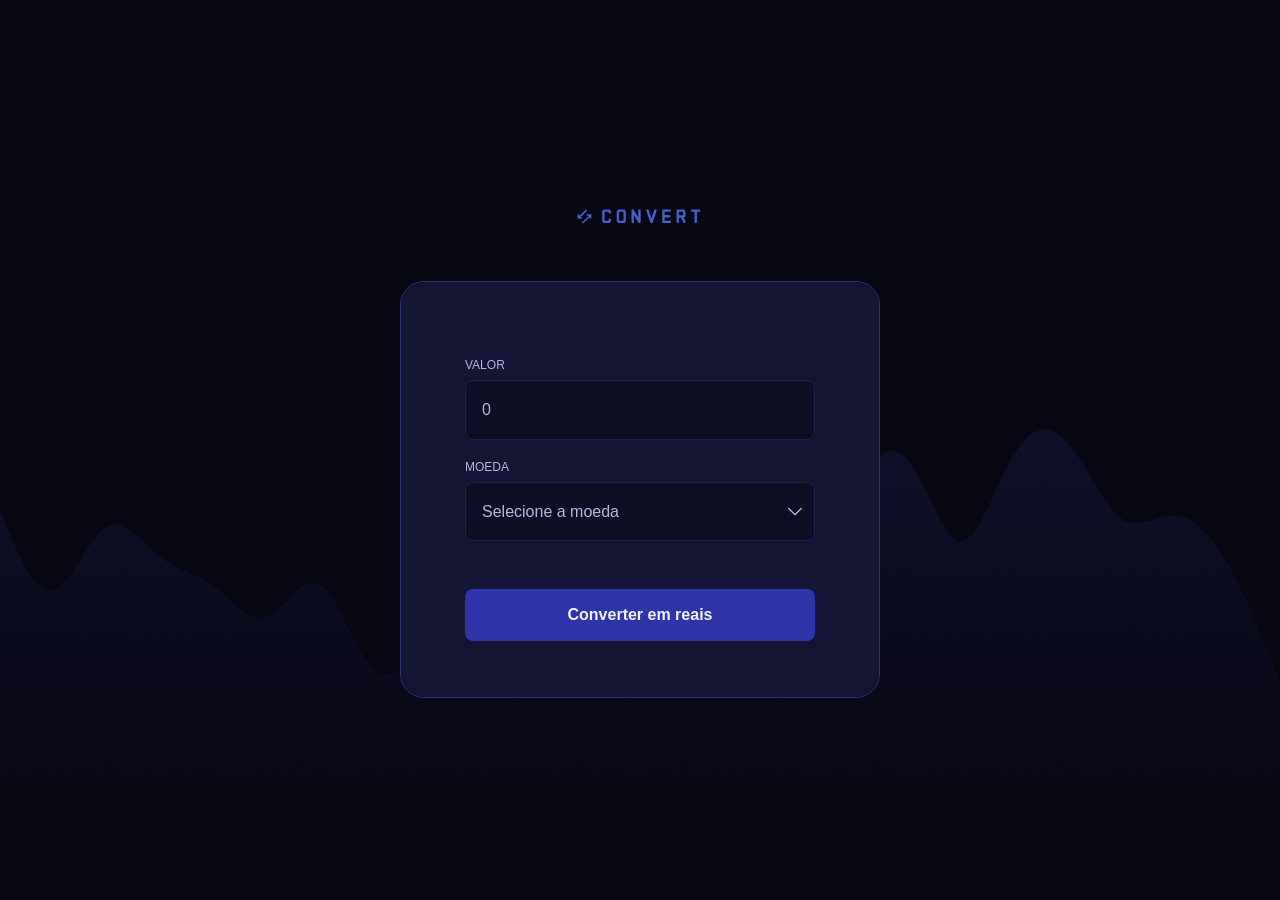
<file: convert-template-main/index.html>
<!DOCTYPE html>
<html lang="en">
  <head>
    <meta charset="UTF-8" />
    <meta name="viewport" content="width=device-width, initial-scale=1.0" />

    <link rel="preconnect" href="https://fonts.googleapis.com" />
    <link rel="preconnect" href="https://fonts.gstatic.com" crossorigin />

    <link
      href="https://fonts.googleapis.com/css2?family=IBM+Plex+Mono&family=Roboto:wght@400;500;700&display=swap"
      rel="stylesheet"
    />

    <link rel="stylesheet" href="styles.css" />

    <title>Convert</title>
  </head>
  <body>
    <img src="./img/logo.svg" alt="Convert logo" />

    <main>
      <form>
        <label for="amount">valor</label>
        <input type="text" name="amount" id="amount" placeholder="0" required />

        <label for="currency">moeda</label>
        <select name="currency" id="currency" required>
          <option value="" disabled selected hidden>Selecione a moeda</option>
          <option value="USD">Dólar Americano</option>
          <option value="EUR">Euro</option>
          <option value="GBP">Libra Esterlina</option>
        </select>

        <button type="submit">Converter em reais</button>
      </form>

      <footer>
        <span id="description">US$ 1 = R$ 4,86</span>
        <h1 id="result">486,00 Reais</h1>
      </footer>
    </main>

    <script src="script.js"></script>
  </body>
</html>
</file>
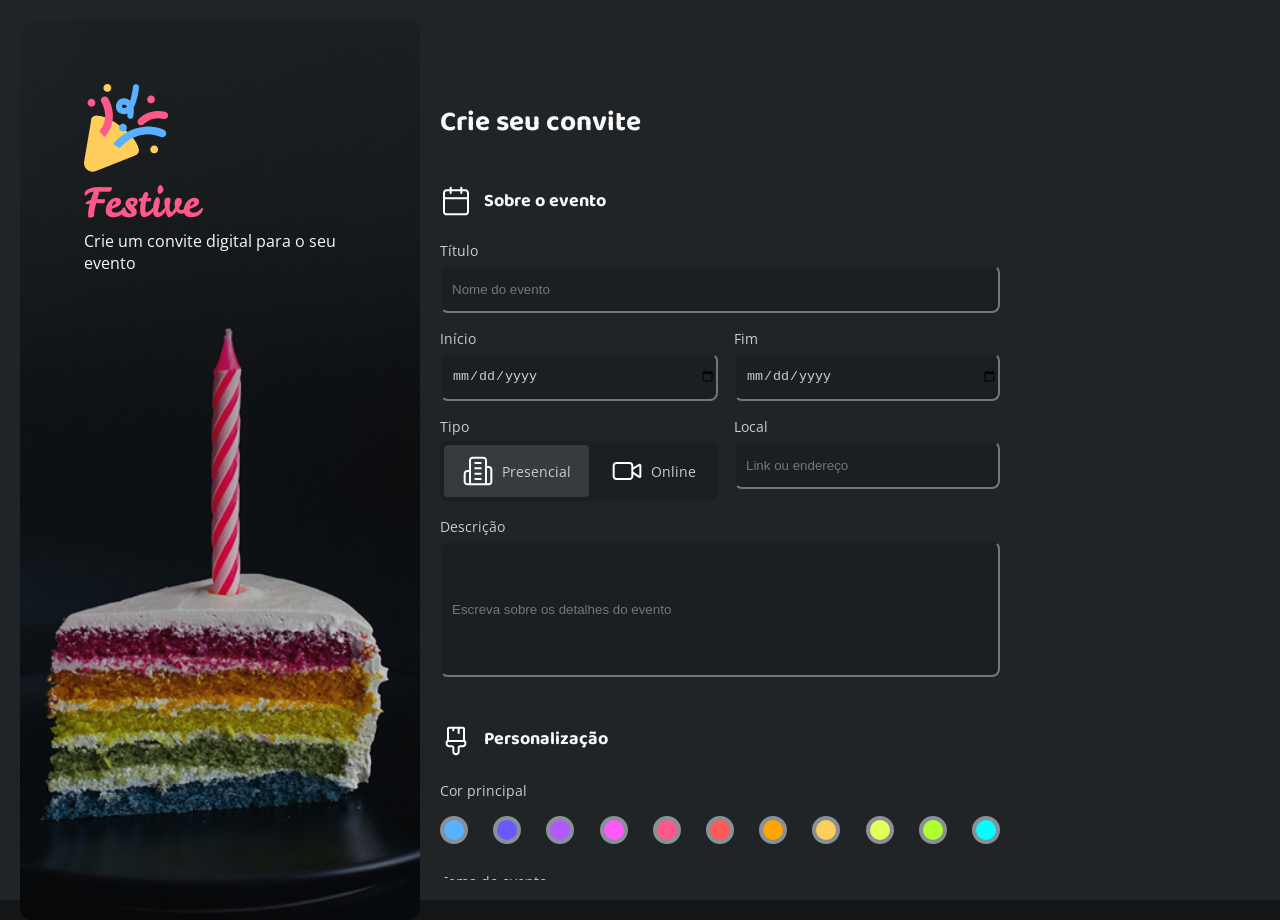
<file: formulario-de-convite/index.html>
<!doctype html>
<html lang="pt-BR">
  <head>
    <link rel="preconnect" href="https://fonts.googleapis.com" />
    <link rel="preconnect" href="https://fonts.gstatic.com" crossorigin />

    <meta charset="UTF-8" />
    <meta name="viewport" content="width=device-width, initial-scale=1.0" />
    <title>Formulário de Convite</title>

    <link rel="stylesheet" href="styles/index.css" />
    <link
      href="https://fonts.googleapis.com/css2?family=Baloo+2:wght@400..800&family=Leckerli+One&family=Open+Sans:ital,wght@0,300..800;1,300..800&display=swap"
      rel="stylesheet"
    />
  </head>

  <body>
    <aside>
      <div class="aside-container">
        <img src="assets/icons/Logo.svg" alt="Logo de festa" />
        <h1 class="text-logo">Festive</h1>
        <p class="font-body-md">Crie um convite digital para o seu evento</p>
      </div>
    </aside>

    <main class="formulario">
      <h1 class="font-header-28 title">Crie seu convite</h1>

      <section class="evento">
        <div id="sobre-evento" class="gap-12">
          <img src="assets/icons/calendar.svg" alt="ícone de calendário" />
          <h2 class="font-header-18">Sobre o evento</h2>
        </div>

        <div class="grid-evento">
          <div class="campo campo-title">
            <label for="title" class="font-body-sm">Título</label>
            <input
              id="title"
              name="title"
              type="text"
              placeholder="Nome do evento"
            />
          </div>

          <div class="campo campo-beginning">
            <label for="beginning" class="font-body-sm">Início</label>
            <input id="beginning" name="beginning" type="date" />
          </div>

          <div class="campo campo-end">
            <label for="end" class="font-body-sm">Fim</label>
            <input id="end" name="end" type="date" />
          </div>

          <div class="campo campo-type">
            <label for="type" class="font-body-sm">Tipo</label>
            <div class="opcoes">
              <input type="radio" id="presencial" name="tipo" checked />
              <label for="presencial" class="font-body-sm">
                <img src="assets/icons/building-2.svg" alt="ícone de empresa" />
                Presencial
              </label>

              <input type="radio" id="online" name="tipo" />
              <label for="online" class="font-body-sm">
                <img src="assets/icons/video.svg" alt="ícone de camera" />
                Online
              </label>
            </div>
          </div>

          <div class="campo campo-place">
            <label for="place" class="font-body-sm">Local</label>
            <input
              id="place"
              name="place"
              type="text"
              placeholder="Link ou endereço"
            />
          </div>

          <div class="campo campo-description">
            <label for="description" class="font-body-sm">Descrição</label>
            <input
              id="description"
              name="description"
              type="text"
              placeholder="Escreva sobre os detalhes do evento"
            />
          </div>
        </div>
      </section>

      <section class="personalizacao">
        <div id="title-personalizacao" class="gap-12 display-flex">
          <img
            src="assets/icons/paintbrush-vertical.svg"
            alt="ícone de pincel"
          />
          <h2 class="font-header-18">Personalização</h2>
        </div>

        <div>
          <div class="colors">
            <label for="colors" class="font-body-sm cor-principal"
              >Cor principal</label
            >
            <div class="color-selection">
              <label class="color-option">
                <input type="radio" name="color" />
                <span id="brand" class="color"></span>
              </label>

              <label class="color-option">
                <input type="radio" name="color" />
                <span id="navy" class="color"></span>
              </label>

              <label class="color-option">
                <input type="radio" name="color" />
                <span id="purple" class="color"></span>
              </label>

              <label class="color-option">
                <input type="radio" name="color" />
                <span id="fuschia" class="color"></span>
              </label>

              <label class="color-option">
                <input type="radio" name="color" />
                <span id="pink" class="color"></span>
              </label>

              <label class="color-option">
                <input type="radio" name="color" />
                <span id="danger" class="color"></span>
              </label>

              <label class="color-option">
                <input type="radio" name="color" />
                <span id="orange" class="color"></span>
              </label>

              <label class="color-option">
                <input type="radio" name="color" />
                <span id="yellow" class="color"></span>
              </label>

              <label class="color-option">
                <input type="radio" name="color" />
                <span id="lime" class="color"></span>
              </label>

              <label class="color-option">
                <input type="radio" name="color" />
                <span id="gren" class="color"></span>
              </label>

              <label class="color-option">
                <input type="radio" name="color" />
                <span id="cyan" class="color"></span>
              </label>
            </div>
          </div>
        </div>

        <div>
          <p class="font-body-sm cor-principal">Tema do evento</p>
          <div class="items">
            <label class="item-selection">
              <input type="radio" name="theme" class="display-none" />
              <div class="card">
                <img
                  src="assets/img/Image (6).png"
                  alt="imagem de bolo de aniversário"
                />
                <span class="font-body-sm center">Aniversário</span>
              </div>
            </label>

            <label class="item-selection">
              <input type="radio" name="theme" class="display-none" />
              <div class="card">
                <img
                  src="assets/img/Image (7).png"
                  alt="imagem de bolo de aniversário"
                />
                <span class="font-body-sm center">Infantil</span>
              </div>
            </label>

            <label class="item-selection">
              <input type="radio" name="theme" class="display-none" />
              <div class="card">
                <img
                  src="assets/img/Image (8).png"
                  alt="imagem de bolo de aniversário"
                />
                <span class="font-body-sm center">Formatura</span>
              </div>
            </label>

            <label class="item-selection">
              <input type="radio" name="theme" class="display-none" />
              <div class="card">
                <img
                  src="assets/img/Image (9).png"
                  alt="imagem de bolo de aniversário"
                />
                <span class="font-body-sm center">Casamento</span>
              </div>
            </label>

            <label class="item-selection">
              <input type="radio" name="theme" class="display-none" />
              <div class="card">
                <img
                  src="assets/img/Image (10).png"
                  alt="imagem de bolo de aniversário"
                />
                <span class="font-body-sm center">Chá de bebê</span>
              </div>
            </label>

            <label class="item-selection">
              <input type="radio" name="theme" class="display-none" />
              <div class="card">
                <img
                  src="assets/img/Image (11).png"
                  alt="imagem de bolo de aniversário"
                />
                <span class="font-body-sm center">Chá de panela</span>
              </div>
            </label>

            <label class="item-selection">
              <input type="radio" name="theme" class="display-none" />
              <div class="card">
                <img
                  src="assets/img/Image (12).png"
                  alt="imagem de bolo de aniversário"
                />
                <span class="font-body-sm center">Carnaval</span>
              </div>
            </label>

            <label class="item-selection">
              <input type="radio" name="theme" class="display-none" />
              <div class="card">
                <img
                  src="assets/img/Image (13).png"
                  alt="imagem de bolo de aniversário"
                />
                <span class="font-body-sm center">Páscoa</span>
              </div>
            </label>

            <label class="item-selection">
              <input type="radio" name="theme" class="display-none" />
              <div class="card">
                <img
                  src="assets/img/Image (14).png"
                  alt="imagem de bolo de aniversário"
                />
                <span class="font-body-sm center">São João</span>
              </div>
            </label>

            <label class="item-selection">
              <input type="radio" name="theme" class="display-none" />
              <div class="card">
                <img
                  src="assets/img/Image (15).png"
                  alt="imagem de bolo de aniversário"
                />
                <span class="font-body-sm center">Halloween</span>
              </div>
            </label>

            <label class="item-selection">
              <input type="radio" name="theme" class="display-none" />
              <div class="card">
                <img
                  src="assets/img/Image (16).png"
                  alt="imagem de bolo de aniversário"
                />
                <span class="font-body-sm center">Natal</span>
              </div>
            </label>

            <label class="item-selection">
              <input type="radio" name="theme" class="display-none" />
              <div class="card">
                <img
                  src="assets/img/Image (17).png"
                  alt="imagem de bolo de aniversário"
                />
                <span class="font-body-sm center">Outro</span>
              </div>
            </label>
          </div>
        </div>

        <div class="linha">
          <div class="campo">
            <label class="font-body-sm">Estilo</label>

            <div class="estilo">
              <label class="switch">
                <input type="checkbox" />
                <span class="slider"></span>
              </label>

              <span class="escuro font-body-sm-heading">Escuro</span>
            </div>
          </div>

          <div class="campo">
            <label class="font-body-sm">Foto de capa</label>

            <input type="file" id="capa" />
            <div class="upload-group">
              <label for="capa" class="upload">
                <img src="assets/icons/upload.svg" alt="" />
                <span class="font-body-sm-heading">Selecionar</span>
              </label>

              <span class="font-body-md-placeholder">
                Nenhum arquivo selecionado
              </span>
            </div>
          </div>
        </div>
      </section>

      <section id="contato">
        <div id="sobre-evento" class="gap-12 contato">
          <img src="assets/icons/contact.svg" alt="ícone de contato" />
          <h2 class="font-header-18">Dados para contato</h2>
        </div>

        <div class="grid-evento border">
          <div class="campo campo-title">
            <label for="title" class="font-body-sm">Nome</label>
            <input
              id="title"
              name="title"
              type="text"
              placeholder="Nome completo"
            />
          </div>

          <div class="campo campo-beginning">
            <label for="beginning" class="font-body-sm">E-mail</label>
            <input
              id="beginning"
              name="beginning"
              type="email"
              placeholder="exemplo@email.com"
            />
          </div>

          <div class="campo campo-end">
            <label for="end" class="font-body-sm">Telefone</label>
            <input
              id="end"
              name="end"
              type="tel"
              placeholder="(99) 99999-9999"
            />
          </div>
        </div>

        <div class="checkbox">
          <label class="opcao" for="termos">
            <input type="checkbox" id="termos" />

            <span class="check">
              <img src="assets/icons/check.svg" alt="" />
            </span>

            <span class="font-body-sm">
              Li e concordo com os <a href="#" class="font-body-sm-brand">Termos e Condições</a> e com a
              <a href="#" class="font-body-sm-brand">Política de Privacidade</a>
            </span>
          </label>

          <label class="opcao" for="email">
            <input type="checkbox" id="email" />

            <span class="check">
              <img src="assets/icons/check.svg" alt="" />
            </span>

            <span class="font-body-sm"> Aceito receber atualizações e promoções por e-mail </span>
          </label>

          <label class="opcao" for="sms">
            <input type="checkbox" id="sms" />

            <span class="check">
              <img src="assets/icons/check.svg" alt="" />
            </span>

            <span class="font-body-sm"> Aceito receber atualizações e promoções por SMS </span>
          </label>
        </div>

        <div class="button-direction">
          <button class="button font-body-md">
            <img src="assets/icons/ticket.svg" alt="ícone de ticket">
            Gerar Convite</button>
        </div>
      </section>
    </main>
  </body>
</html>
</file>
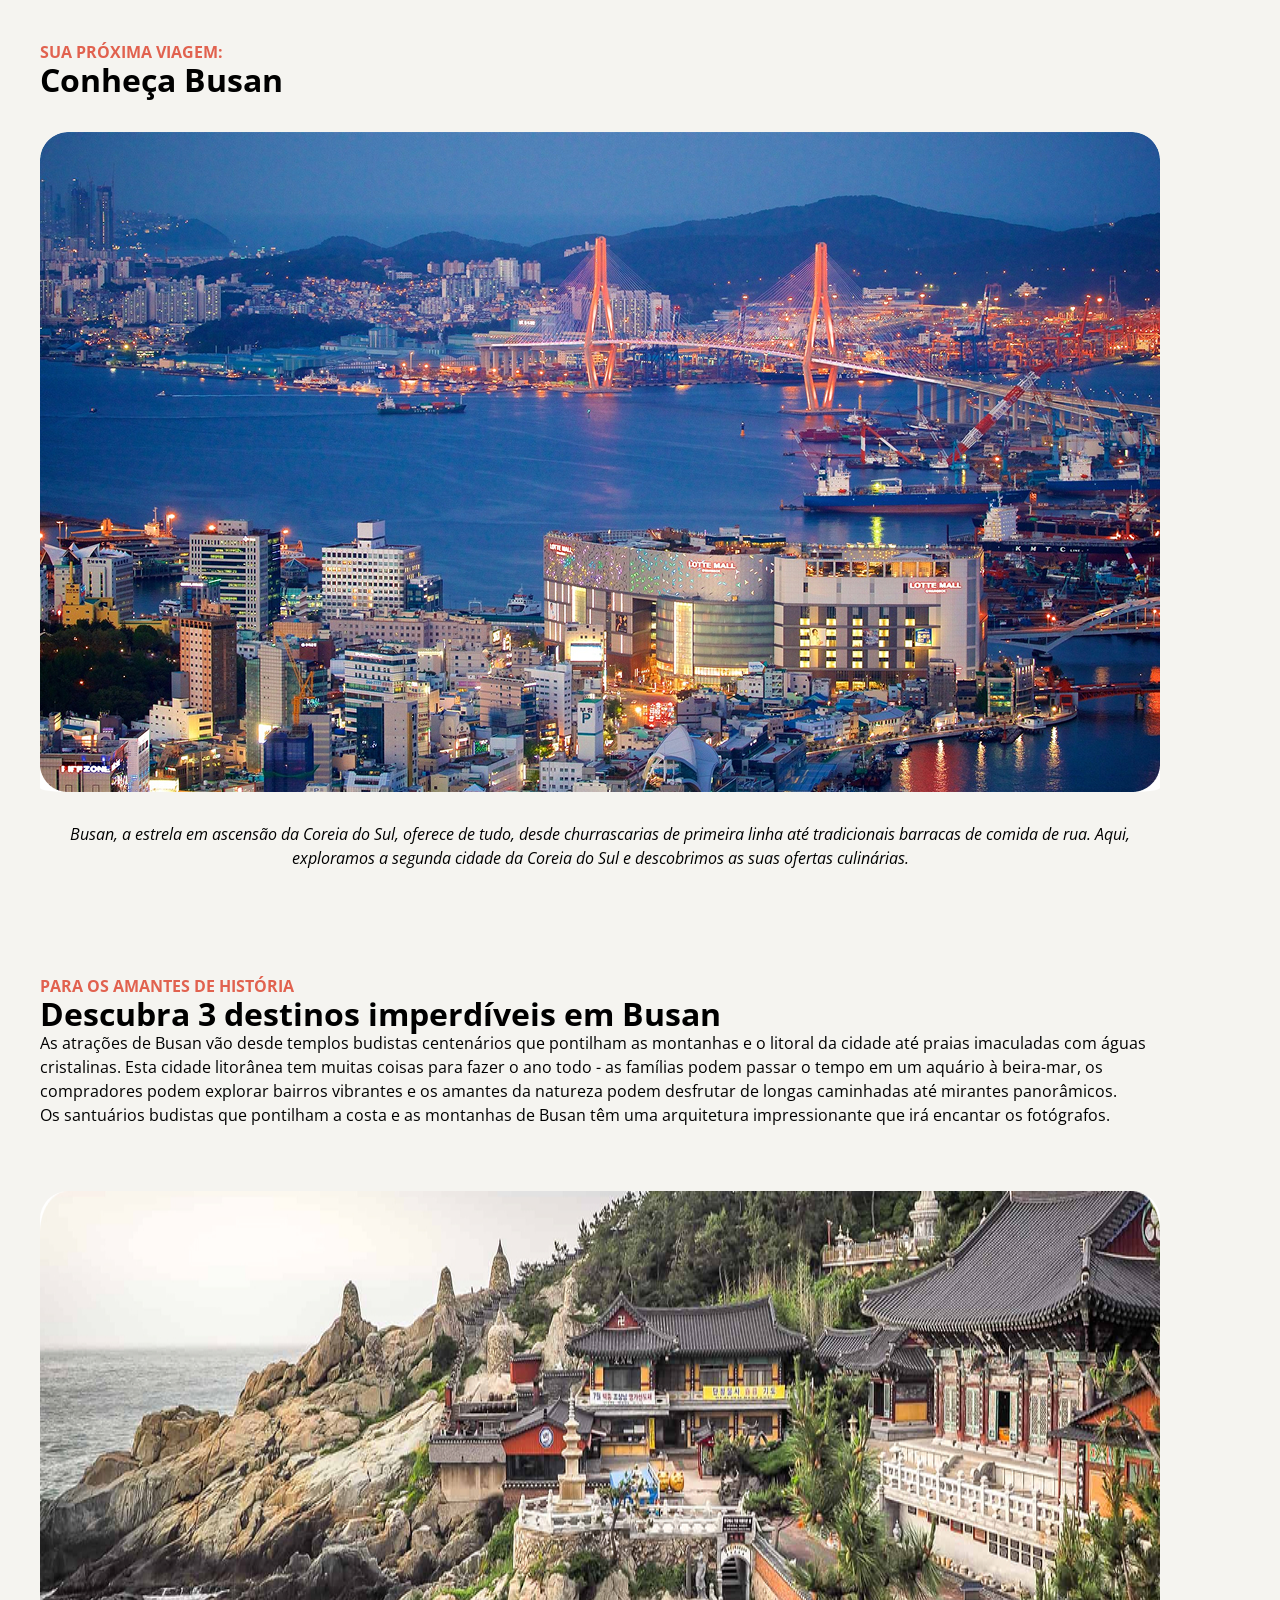
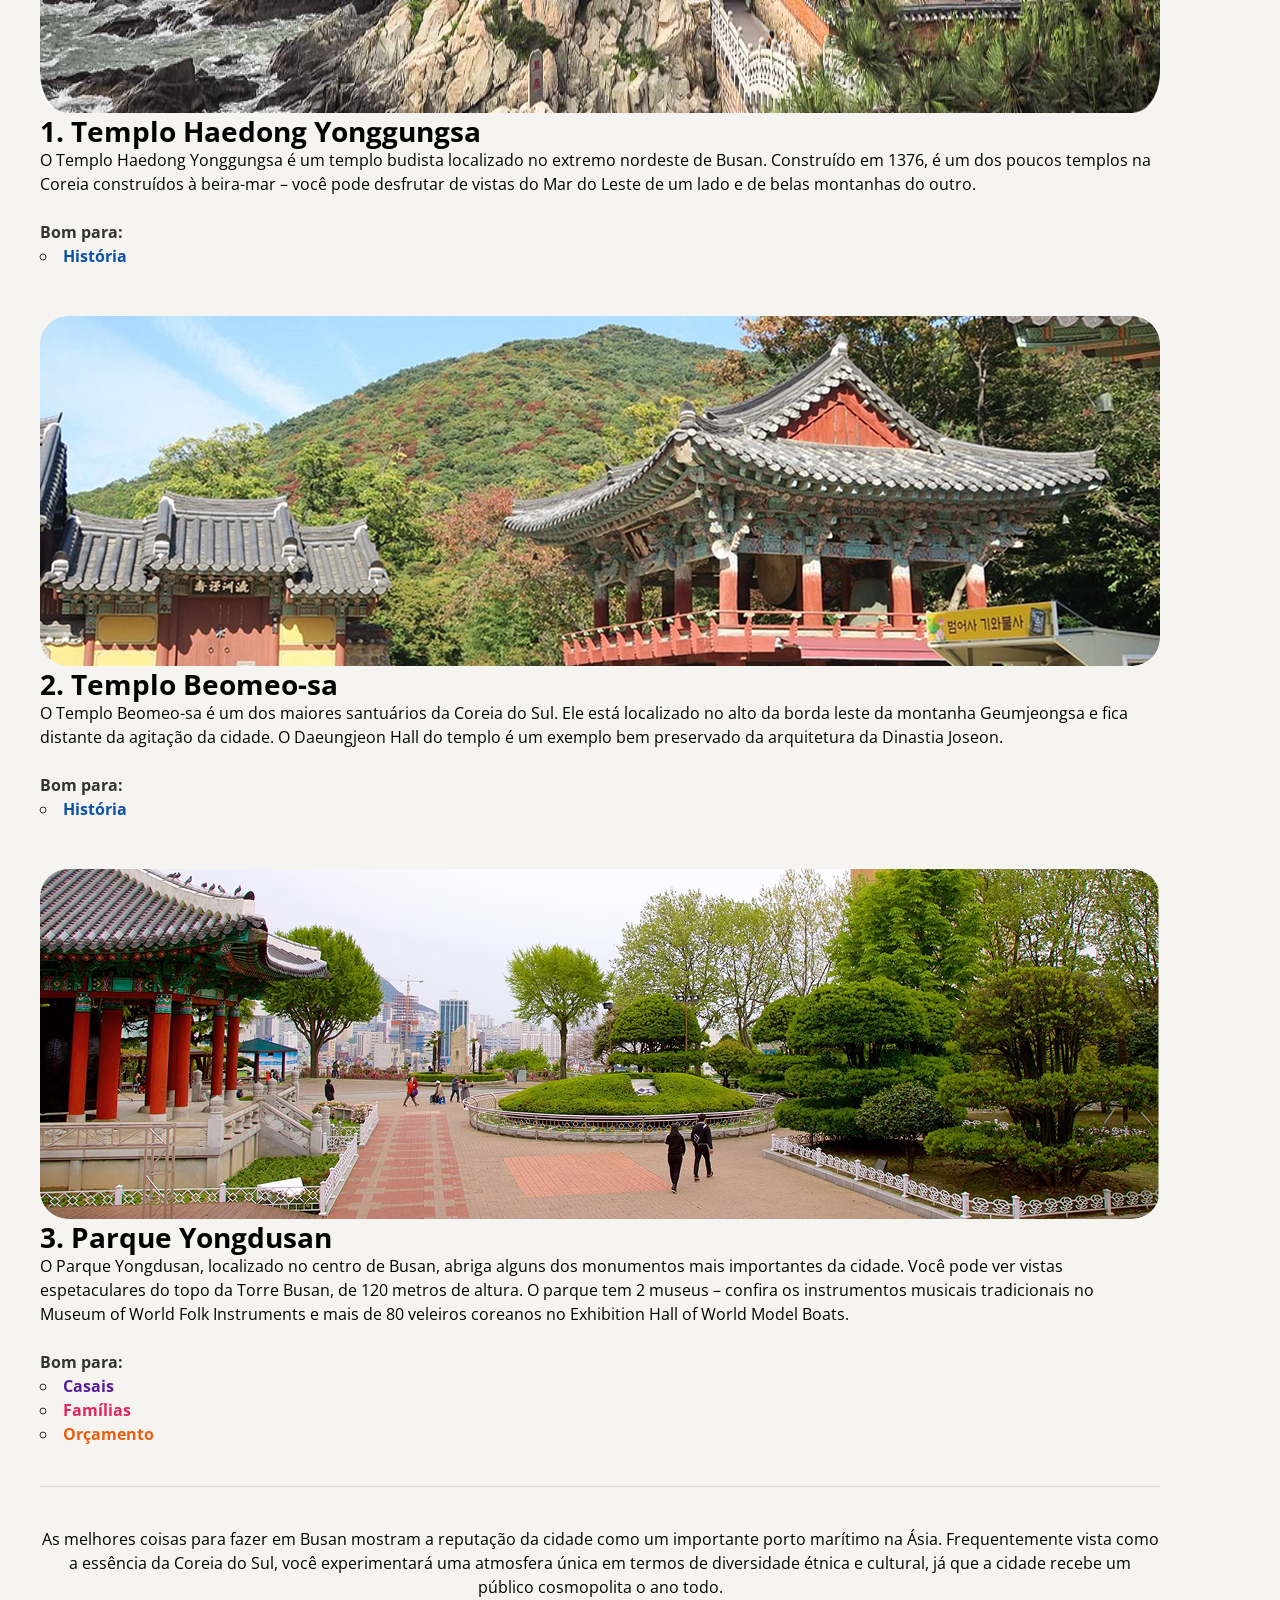
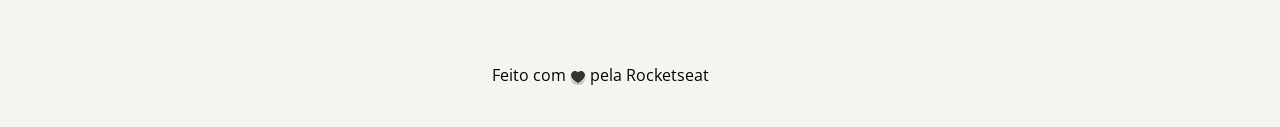
<file: Local Turistico/index.html>
<!DOCTYPE html>
<html lang="pt-br">
<head>
    <link rel="preconnect" href="https://fonts.googleapis.com">
    <link rel="preconnect" href="https://fonts.gstatic.com" crossorigin>

    <meta charset="UTF-8">
    <meta name="viewport" content="width=device-width, initial-scale=1.0">
    <title>Local turistico</title>

    <link rel="stylesheet" href="style.css">
    <link href="https://fonts.googleapis.com/css2?family=Open+Sans:ital,wght@0,300..800;1,300..800&display=swap" rel="stylesheet">

    
</head>
<body>
    <p class="pRed">Sua próxima viagem:</p>
    <h1>Conheça Busan</h1>
    <section class="sectionBusan">
        <img src="assets/busan.jpg" alt="imagem da cidade de busan" class="imgBusan">
        <p class="pCenterItalico">Busan, a estrela em ascensão da Coreia do Sul, oferece de tudo, desde churrascarias de primeira linha até tradicionais barracas de comida de rua. Aqui, exploramos a segunda cidade da Coreia do Sul e descobrimos as suas ofertas culinárias.</p>
    </section>

    <section class="sectionDestinos">

        <div class="divDestinos">

            <p class="pRed">Para os amantes de história</p>
            <h2>Descubra 3 destinos imperdíveis em Busan</h2>

            <p>As atrações de Busan vão desde templos budistas centenários que pontilham as montanhas e o litoral da cidade até praias imaculadas com águas cristalinas. Esta cidade litorânea tem muitas coisas para fazer o ano todo - as famílias podem passar o tempo em um aquário à beira-mar, os compradores podem explorar bairros vibrantes e os amantes da natureza podem desfrutar de longas caminhadas até mirantes panorâmicos. <br>
            Os santuários budistas que pontilham a costa e as montanhas de Busan têm uma arquitetura impressionante que irá encantar os fotógrafos.</p>

        </div>


        <ol>
            <img src="assets/haedong.jpg" alt="Tempo Haedong Yonggungsa" class="imgheight522">

            <li class="liTitulos"> Templo Haedong Yonggungsa </li>
                <p>O Templo Haedong Yonggungsa é um templo budista localizado no extremo nordeste de Busan. Construído em 1376, é um dos poucos templos na Coreia construídos à beira-mar – você pode desfrutar de vistas do Mar do Leste de um lado e de belas montanhas do outro.</p><br>
                <p class="bomPara">Bom para: </p>
                <ul>
                    <li class="liHistoria">História</li>
                </ul>

            <div class="divBeomeoSa">
                <img src="assets/beomeo-sa.jpg" alt="Templo Beomeo-sa">
                <li class="liTitulos">Templo Beomeo-sa</li>
                <p>O Templo Beomeo-sa é um dos maiores santuários da Coreia do Sul. Ele está localizado no alto da borda leste da montanha Geumjeongsa e fica distante da agitação da cidade. O Daeungjeon Hall do templo é um exemplo bem preservado da arquitetura da Dinastia Joseon.</p>
                <br>
                <p class="bomPara">Bom para: </p>
                <ul>
                    <li class="liHistoria">História</li>
                </ul>
            </div>

            <img src="assets/yongdusan.png" alt="Parque Yongdusan">
            <li class="liTitulos">Parque Yongdusan</li>
            <p>O Parque Yongdusan, localizado no centro de Busan, abriga alguns dos monumentos mais importantes da cidade. Você pode ver vistas espetaculares do topo da Torre Busan, de 120 metros de altura. O parque tem 2 museus – confira os instrumentos musicais tradicionais no Museum of World Folk Instruments e mais de 80 veleiros coreanos no Exhibition Hall of World Model Boats.</p>
            <br>
            <p class="bomPara">Bom para: </p>
            <ul>
                <li class="liCasais">Casais</li>
                <li class="liFamilias">Famílias</li>
                <li class="liOrcamento">Orçamento</li>
            </ul>

        </ol>
    </section>

    <section class="rodape">
        <p class="pCenter">As melhores coisas para fazer em Busan mostram a reputação da cidade como um importante porto marítimo na Ásia. Frequentemente vista como a essência da Coreia do Sul, você experimentará uma atmosfera única em termos de diversidade étnica e cultural, já que a cidade recebe um público cosmopolita o ano todo.</p>
    </section>

    <footer>Feito com <img src="assets/ph_heart-fill.svg" alt="logo coraçãozinho"> pela Rocketseat</footer>


    
</body>
</html>
</file>
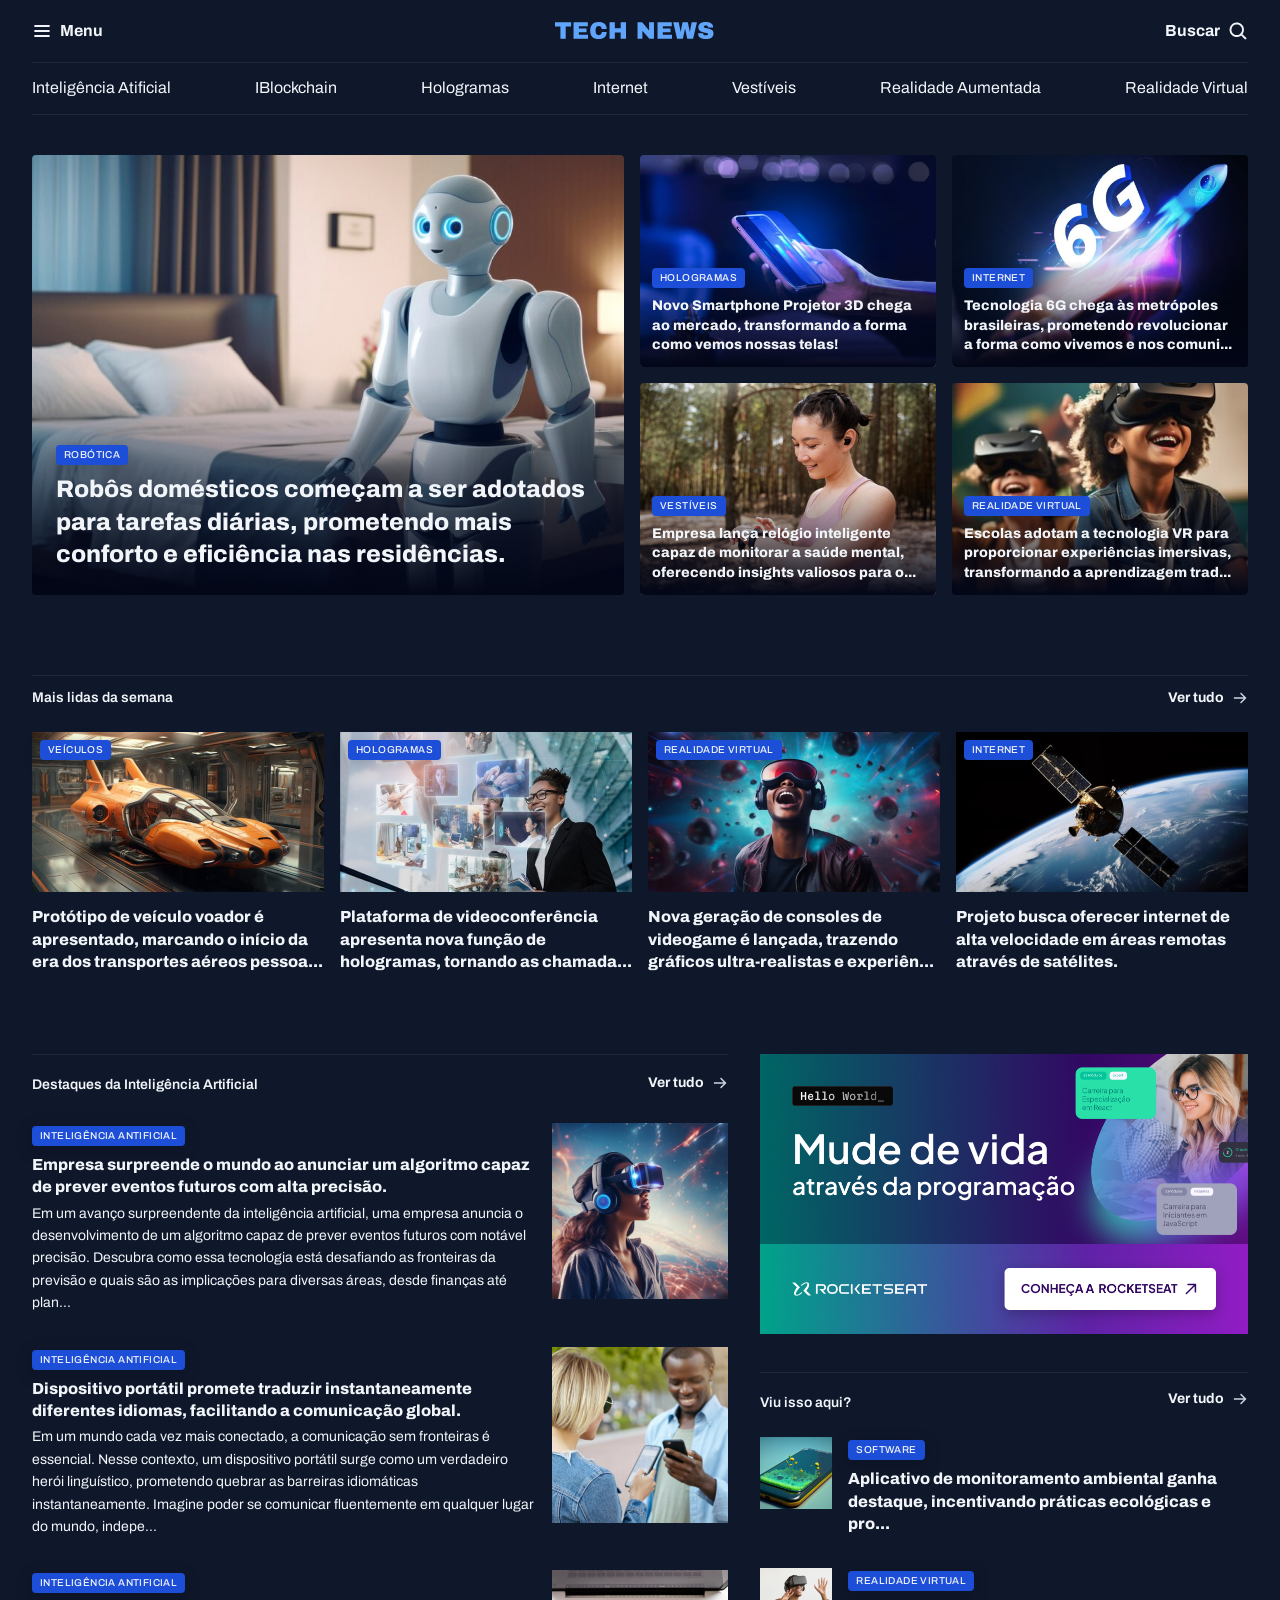
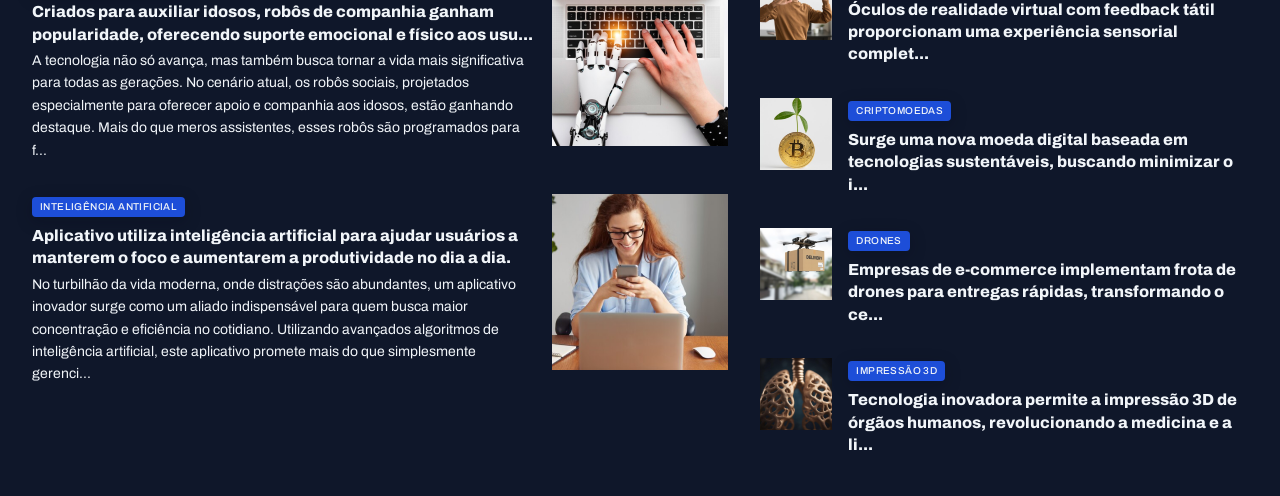
<file: portal de noticias/index.html>
<!DOCTYPE html>
<html lang="pt-br">
<head>
    <link rel="preconnect" href="https://fonts.googleapis.com">
    <link rel="preconnect" href="https://fonts.gstatic.com" crossorigin>

    <meta charset="UTF-8">
    <meta name="viewport" content="width=device-width, initial-scale=1.0">
    <title>Portal de notícias</title>
    <link rel="stylesheet" href="styles/index.css">

    <link href="https://fonts.googleapis.com/css2?family=Archivo:ital,wght@0,100..900;1,100..900&display=swap" rel="stylesheet">
</head>
<body>
    <header class="container">
        <nav id="primary" class="grid grid-flow-col">
            <div>
                <img src="assets/icons/List.svg" alt="icone de menu">
                <strong>Menu</strong>
            </div>

            <div>
                <img src="assets/Tech News.svg" alt="TechNews log">
            </div>

            <div>
                <strong>Buscar</strong>
                <img src="assets/icons/MagnifyingGlass.svg" alt="ícone de lupa para pesquisa">
            </div>
        </nav>

        <nav id="secondary" class="grid grid-flow-col">
            <a href="#">Inteligência Atificial</a>
            <a href="#">IBlockchain</a>
            <a href="#">Hologramas</a>
            <a href="#">Internet</a>
            <a href="#">Vestíveis</a>
            <a href="#">Realidade Aumentada</a>
            <a href="#">Realidade  Virtual</a>
        </nav>
    </header>

    <main class="container grid">
        <section id="featured" class="grid grid-flow-col gap-16">
            <figure class="card">
                <img src="assets/img/Image 01.png" alt="">

                <figcaption>
                    <span class="content-tag">robótica</span>
                    <h2 class="text-2xl">
                        Robôs domésticos começam a ser adotados para tarefas diárias, prometendo mais conforto e eficiência nas residências.
                    </h2>
                </figcaption>
            </figure>

            <div class="grid grid-cols-2 gap-16">
                <figure class="card">
                    <img src="assets/img/Image 02.png" alt="Novo Smartphone Projetor 3D chega ao mercado, transformando a forma como vemos nossas telas!">

                    <figcaption>
                        <span class="content-tag">hologramas</span>
                        <h2 class="text-lg">
                            Novo Smartphone Projetor 3D chega ao mercado, transformando a forma como vemos nossas telas!
                        </h2>
                    </figcaption>
                </figure>

                <figure class="card">
                    <img src="assets/img/Image 03.png" alt="Tecnologia 6G chega às metrópoles brasileiras, prometendo revolucionar a forma como vivemos e nos comunicamos.">


                    <figcaption>
                        <span class="content-tag">internet</span>
                        <h2 class="text-lg">
                            Tecnologia 6G chega às metrópoles brasileiras, prometendo revolucionar a forma como vivemos e nos comuni...
                        </h2>
                    </figcaption>
                </figure>

                <figure class="card">
                    <img src="assets/img/Image 04.png" alt="Empresa lança relógio inteligente capaz de monitorar a saúde mental, oferecendo insights valiosos para o bem-estar pessoal.">

                    <figcaption>
                        <span class="content-tag">vestíveis</span>
                        <h2 class="text-lg">
                            Empresa lança relógio inteligente capaz de monitorar a saúde mental, oferecendo insights valiosos para o...
                        </h2>
                    </figcaption>                    
                </figure>

                <figure class="card">
                    <img src="assets/img/Image 05.png" alt="">

                    <figcaption>
                        <span class="content-tag">realidade virtual</span>
                        <h2 class="text-lg">
                            Escolas adotam a tecnologia VR para proporcionar experiências imersivas, transformando a aprendizagem trad...
                        </h2>
                    </figcaption>
                </figure>
            </div>
        </section>

        <section id="weekly">
            <header class="grid grid-flow-col">
                <h3>Mais lidas da semana</h3>
                <a href="#" class="grid grid-flow-col">
                    <strong>Ver tudo</strong>
                    <span></span>
                </a>
            </header>

            <div class="grid gap-16">
                <figure>
                    <span class="content-tag">veículos</span>
                    <img src="assets/img/Image 06.png" alt="">
                    <p>Protótipo de veículo voador é apresentado, marcando o início da era dos transportes aéreos pessoa...</p>
                </figure>

                <figure>
                    <span class="content-tag">hologramas</span>
                    <img src="assets/img/Image 07.png" alt="">
                    <p>Plataforma de videoconferência apresenta nova função de hologramas, tornando as chamada...</p>
                </figure>

                <figure>
                    <span class="content-tag">realidade virtual</span>
                    <img src="assets/img/Image 08.png" alt="">
                    <p>Nova geração de consoles de videogame é lançada, trazendo gráficos ultra-realistas e experiên...</p>
                </figure>

                <figure>
                    <span class="content-tag">internet</span>
                    <img src="assets/img/Image 09.png" alt="">
                    <p>Projeto busca oferecer internet de alta velocidade em áreas remotas através de satélites.</p>
                </figure>
            </div>
        </section>

        <section id="ai">
            <header class="grid grid-flow-col">
                <h3>Destaques da Inteligência Artificial</h3>
                <a href="#" class="grid grid-flow-col">
                    <strong>Ver tudo</strong>
                    <span></span>
                </a>
            </header>

            <div class="grid gap-32">

                <article class="grid grid-flow-col gap-16">
                    <div>
                        <span class="content-tag">Inteligência Antificial</span>
                        <h3 class="text-xl">
                            Empresa surpreende o mundo ao anunciar um algoritmo capaz de prever eventos futuros com alta precisão.
                        </h3>
                        <p class="text-sm">
                            Em um avanço surpreendente da inteligência artificial, uma empresa anuncia o desenvolvimento de um algoritmo capaz de prever eventos futuros com notável precisão. Descubra como essa tecnologia está desafiando as fronteiras da previsão e quais são as implicações para diversas áreas, desde finanças até plan...
                        </p>
                    </div>
                    <div>
                        <img src="assets/img/Image 10.png" alt="">
                    </div>
                </article>

                <article class="grid grid-flow-col gap-16">
                    <div>
                        <span class="content-tag">Inteligência Antificial</span>
                        <h3 class="text-xl">
                            Dispositivo portátil promete traduzir instantaneamente diferentes idiomas, facilitando a comunicação global.
                        </h3>
                        <p class="text-sm">
                            Em um mundo cada vez mais conectado, a comunicação sem fronteiras é essencial. Nesse contexto, um dispositivo portátil surge como um verdadeiro herói linguístico, prometendo quebrar as barreiras idiomáticas instantaneamente. Imagine poder se comunicar fluentemente em qualquer lugar do mundo, indepe...
                        </p>
                    </div>
                    <div>
                        <img src="assets/img/Image 11.png" alt="">
                    </div>
                </article>

                <article class="grid grid-flow-col gap-16">
                    <div>
                        <span class="content-tag">Inteligência Antificial</span>
                        <h3 class="text-xl">
                            Criados para auxiliar idosos, robôs de companhia ganham popularidade, oferecendo suporte emocional e físico aos usu...
                        </h3>
                        <p class="text-sm">
                            A tecnologia não só avança, mas também busca tornar a vida mais significativa para todas as gerações. No cenário atual, os robôs sociais, projetados especialmente para oferecer apoio e companhia aos idosos, estão ganhando destaque. Mais do que meros assistentes, esses robôs são programados para f...
                        </p>
                    </div>
                    <div>
                        <img src="assets/img/Image 12.png" alt="">
                    </div>
                </article>

                <article class="grid grid-flow-col gap-16">
                    <div>
                        <span class="content-tag">Inteligência Antificial</span>
                        <h3 class="text-xl">
                            Aplicativo utiliza inteligência artificial para ajudar usuários a manterem o foco e aumentarem a produtividade no dia a dia.
                        </h3>
                        <p class="text-sm">
                            No turbilhão da vida moderna, onde distrações são abundantes, um aplicativo inovador surge como um aliado indispensável para quem busca maior concentração e eficiência no cotidiano. Utilizando avançados algoritmos de inteligência artificial, este aplicativo promete mais do que simplesmente gerenci...

                        </p>
                    </div>
                    <div>
                        <img src="assets/img/Image 13.png" alt="">
                    </div>
                </article>
            </div>
        </section>
        <aside>
            <div id="ads">
                <img src="assets/Ads.png" alt="">
            </div>

            <section id="more">
                <header class="grid grid-flow-col">
                    <h3>Viu isso aqui?</h3>
                    <a href="#" class="grid grid-flow-col">
                        <strong>Ver tudo</strong>
                        <span></span>
                    </a>
                </header>

                <div class="grid gap-32">
                    <article class="grid grid-flow-col gap-16">
                        <div>
                            <img src="assets/img/Image 14.png" alt="Aplicativo de monitoramento ambiental ganha destaque, incentivando práticas ecológicas e pro...">
                        </div>
                        <div>
                            <span class="content-tag">Software</span>
                            <h3 class="text-xl">
                                Aplicativo de monitoramento ambiental ganha destaque, incentivando práticas ecológicas e pro...
                            </h3>
                        </div>
                    </article>

                    <article class="grid grid-flow-col gap-16">
                        <div>
                            <img src="assets/img/Image 15.png" alt="Óculos de realidade virtual com feedback tátil proporcionam uma experiência sensorial complet...">
                        </div>
                        <div>
                            <span class="content-tag">realidade virtual</span>
                            <h3 class="text-xl">
                                Óculos de realidade virtual com feedback tátil proporcionam uma experiência sensorial complet...
                            </h3>
                        </div>
                    </article>

                    <article class="grid grid-flow-col gap-16">
                        <div>
                            <img src="assets/img/Image 16.png" alt="Surge uma nova moeda digital baseada em tecnologias sustentáveis, buscando minimizar o i...">
                        </div>
                        <div>
                            <span class="content-tag">criptomoedas</span>
                            <h3 class="text-xl">
                                Surge uma nova moeda digital baseada em tecnologias sustentáveis, buscando minimizar o i...
                            </h3>
                        </div>
                    </article>

                    <article class="grid grid-flow-col gap-16">
                        <div>
                            <img src="assets/img/Image 17.png" alt="Empresas de e-commerce implementam frota de drones para entregas rápidas, transformando o ce...">
                        </div>
                        <div>
                            <span class="content-tag">drones</span>
                            <h3 class="text-xl">
                                Empresas de e-commerce implementam frota de drones para entregas rápidas, transformando o ce...
                            </h3>
                        </div>
                    </article>

                    <article class="grid grid-flow-col gap-16">
                        <div>
                            <img src="assets/img/Image 18.png" alt="Tecnologia inovadora permite a impressão 3D de órgãos humanos, revolucionando a medicina e a li...">
                        </div>
                        <div>
                            <span class="content-tag">impressão 3d</span>
                            <h3 class="text-xl">
                                Tecnologia inovadora permite a impressão 3D de órgãos humanos, revolucionando a medicina e a li...
                            </h3>
                        </div>
                    </article>
                </div>
            </section>
        </aside>

    </main>
</body>
</html>
</file>
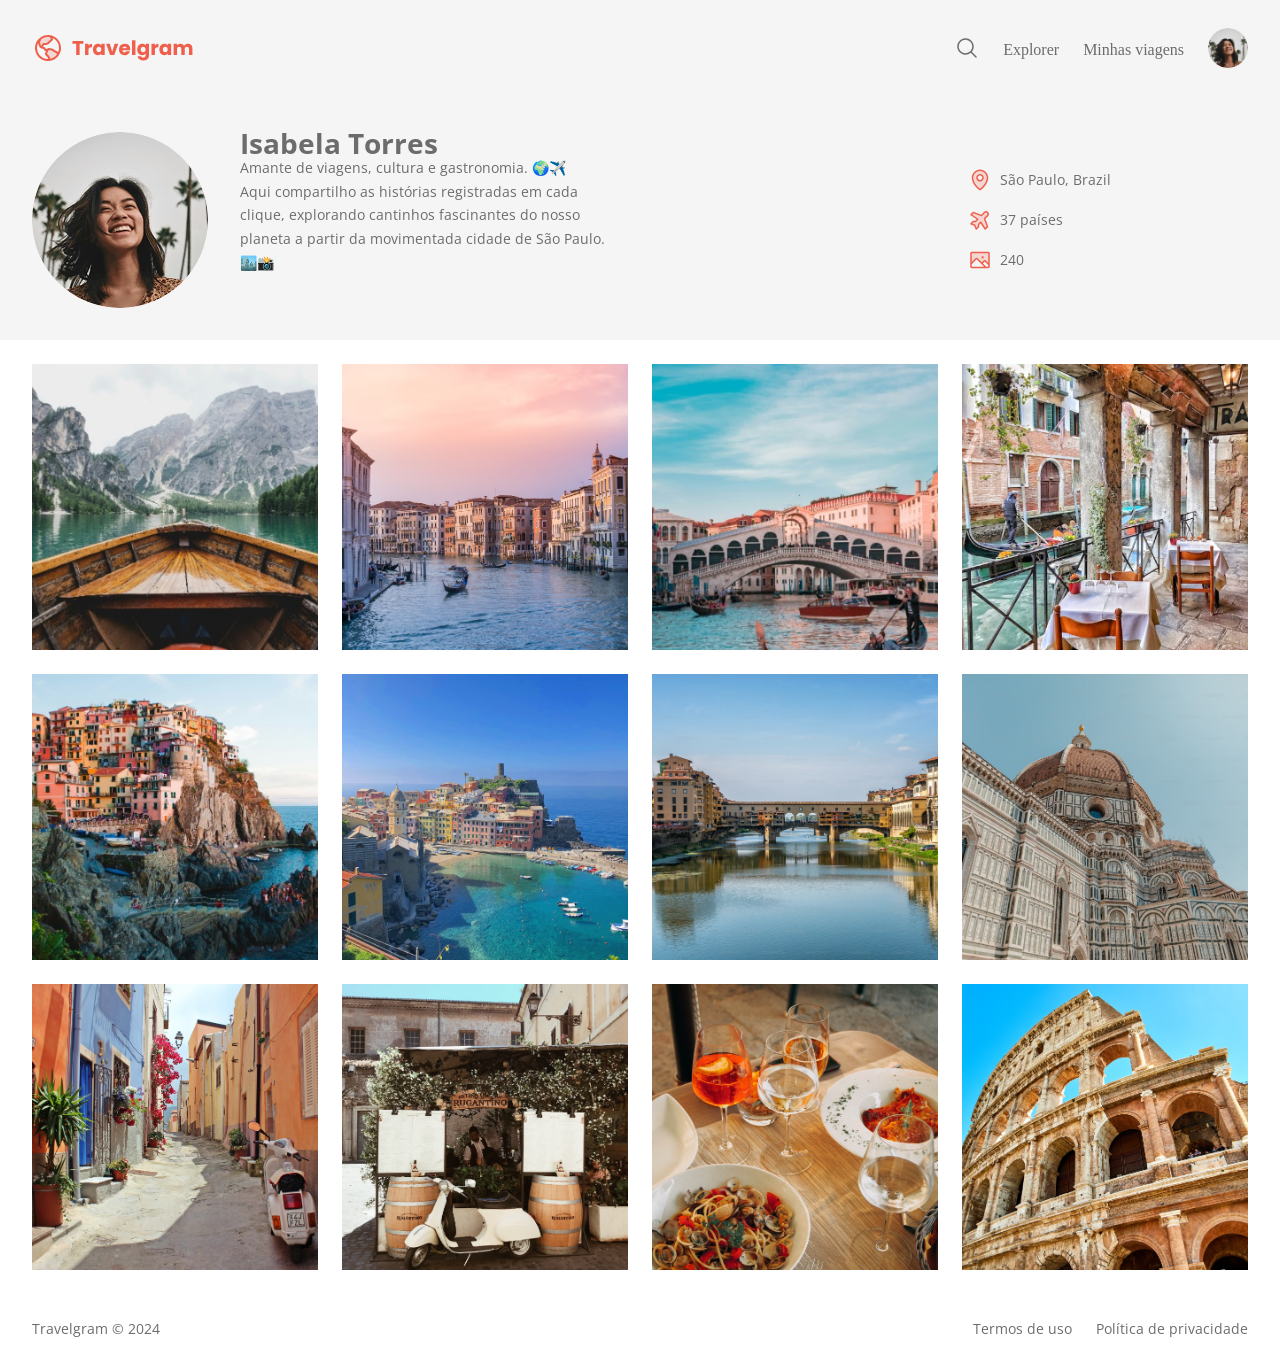
<file: projetoTravelgram/index.html>
<!DOCTYPE html>
<html lang="pt-br">
<head>

    <link rel="preconnect" href="https://fonts.googleapis.com">
    <link rel="preconnect" href="https://fonts.gstatic.com" crossorigin>

    <meta charset="UTF-8">
    <meta name="viewport" content="width=device-width, initial-scale=1.0">
    <title>Travelgram | Perfil de viagens</title>
    <link rel="stylesheet" href="styles/index.css">
    <link href="https://fonts.googleapis.com/css2?family=Open+Sans:ital,wght@0,300..800;1,300..800&family=Poppins:wght@400;700&display=swap" rel="stylesheet">
</head>
<body>

    <div class="bg-surface-color">
        <nav class="container">
            <a href="#" id="logo">
                 <img src="assets//Logo.svg" alt="Logo marca">
            </a>

            <ul id="primary-menu">
                <li>
                    <a href="#">
                        <img src="assets/icons/MagnifyingGlass.svg" alt="ícone de lupa">
                    </a>
                </li>
                <li><a href="#">Explorer</a></li>
                <li><a href="#">Minhas viagens</a></li>
                <li><a href="#">
                    <img src="assets/Profile pic.png" alt="Imagem de Isabela Torres ">
                </a></li>
            </ul>
        </nav>

        <header>
            <div class="container">
                <div id="profile">
                    <img src="assets/Profile pic.png" alt="Imagem de Isabela Torres">
                    <div>
                        <h1>Isabela Torres</h1>
                        <p>Amante de viagens, cultura e gastronomia. 🌍✈️  <br>
                        Aqui compartilho as histórias registradas em cada clique, explorando cantinhos fascinantes do nosso planeta a partir da movimentada cidade de São Paulo. 🏙️📸</p>
                    </div>
                </div>

                <ul id="info">
                    <li>
                        <img src="assets/icons/MapPin.svg" alt="Icone de mapa">
                        <span>São Paulo, Brazil</span>
                    </li>
                    <li>
                        <img src="assets/icons/AirplaneTilt.svg" alt="Icone de avião">
                        <span>37 países</span>
                    </li>
                    <li>
                        <img src="assets/icons/Image.svg" alt="Icone de imagem">
                        <span>240</span>
                    </li>
                </ul>
            </div>
        </header>
    </div>

    <main class="container">
        <img src="assets/imagens/Image 01.png" alt="...">
        <img src="assets/imagens/Image 02.png" alt="...">
        <img src="assets/imagens/Image 03.png" alt="...">
        <img src="assets/imagens/Image 04.png" alt="...">
        <img src="assets/imagens/Image 05.png" alt="...">
        <img src="assets/imagens/Image 06.png" alt="...">
        <img src="assets/imagens/Image 07.png" alt="...">
        <img src="assets/imagens/Image 08.png" alt="...">
        <img src="assets/imagens/Image 09.png" alt="...">
        <img src="assets/imagens/Image 10.png" alt="...">
        <img src="assets/imagens/Image 11.png" alt="...">
        <img src="assets/imagens/Image 12.png" alt="...">
    </main>

    <footer class="container">
        <span>
            Travelgram &copy; 2024
        </span>

        <span>
            Termos de uso
        </span>

        <span>
            Política de privacidade
        </span>
    </footer>
    
    
</body>
</html>
</file>
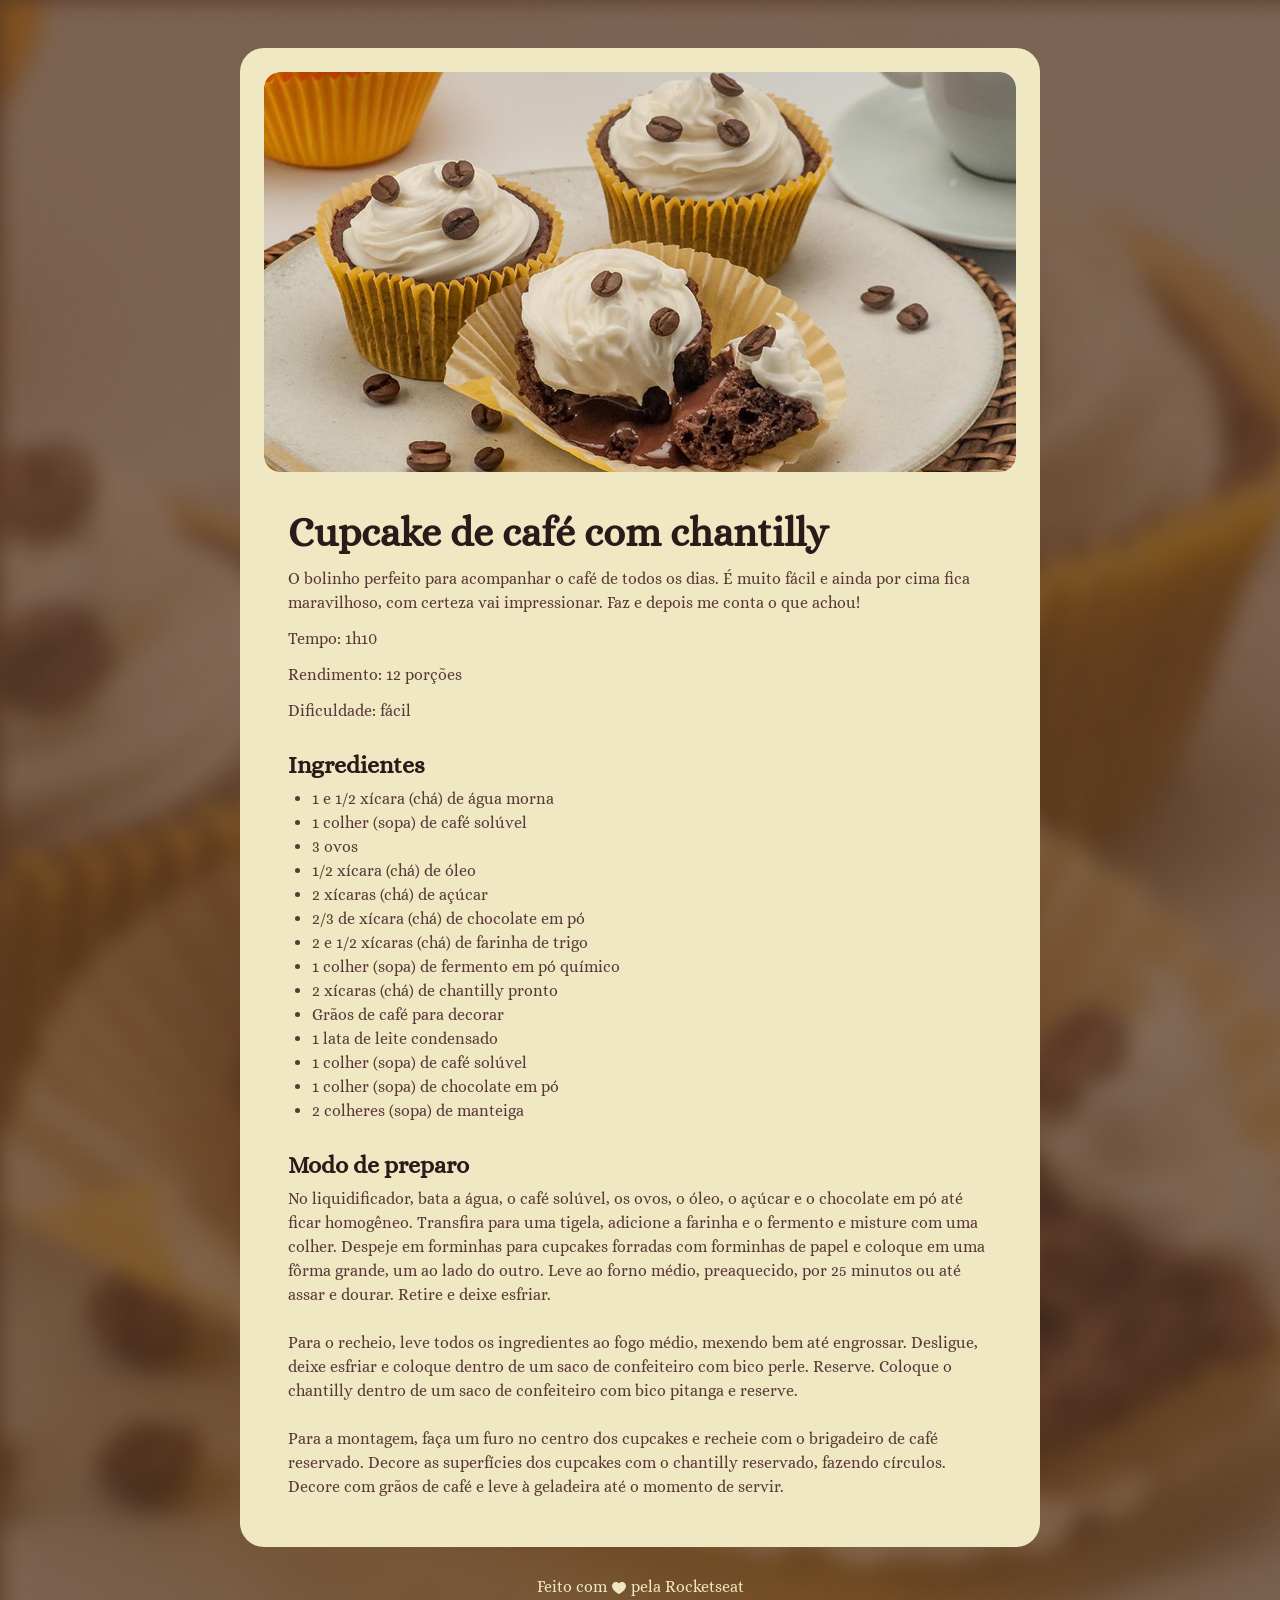
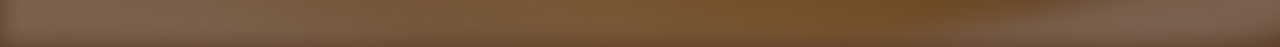
<file: Página de receita/index.html>
<!doctype html>
<html lang="pt-br">
  <head>
    <link rel="preconnect" href="https://fonts.googleapis.com" />
    <link rel="preconnect" href="https://fonts.gstatic.com" crossorigin />


    <meta charset="UTF-8" />
    <meta name="viewport" content="width=device-width, initial-scale=1.0" />
    <title>Página de receita</title>

    <link rel="stylesheet" href="style.css" />
    <link href="https://fonts.googleapis.com/css2?family=Alice&display=swap" rel="stylesheet"/>
  </head>

  <body>
    <div id="page">
      <img
        src="assets/main-image.jpg"
        alt="Imagem de um capucake com graos de cafe e um chatilly"
      />
      <main>
        <section id="about">
          <h1>Cupcake de café com chantilly</h1>
          <p>
            O bolinho perfeito para acompanhar o café de todos os dias. É muito
            fácil e ainda por cima fica maravilhoso, com certeza vai
            impressionar. Faz e depois me conta o que achou!
          </p>
          <p>Tempo: 1h10</p>
          <p>Rendimento: 12 porções</p>
          <p>Dificuldade: fácil</p>
        </section>

        <section id="ingredients">
          <h2>Ingredientes</h2>
          <ul>
            <li>1 e 1/2 xícara (chá) de água morna</li>
            <li>1 colher (sopa) de café solúvel</li>
            <li>3 ovos</li>
            <li>1/2 xícara (chá) de óleo</li>
            <li>2 xícaras (chá) de açúcar</li>
            <li>2/3 de xícara (chá) de chocolate em pó</li>
            <li>2 e 1/2 xícaras (chá) de farinha de trigo</li>
            <li>1 colher (sopa) de fermento em pó químico</li>
            <li>2 xícaras (chá) de chantilly pronto</li>
            <li>Grãos de café para decorar</li>
            <li>1 lata de leite condensado</li>
            <li>1 colher (sopa) de café solúvel</li>
            <li>1 colher (sopa) de chocolate em pó</li>
            <li>2 colheres (sopa) de manteiga</li>
          </ul>
        </section>

        <section id="preparation">
          <h2>Modo de preparo</h2>

          <p>
            No liquidificador, bata a água, o café solúvel, os ovos, o óleo, o
            açúcar e o chocolate em pó até ficar homogêneo. Transfira para uma
            tigela, adicione a farinha e o fermento e misture com uma colher.
            Despeje em forminhas para cupcakes forradas com forminhas de papel e
            coloque em uma fôrma grande, um ao lado do outro. Leve ao forno
            médio, preaquecido, por 25 minutos ou até assar e dourar. Retire e
            deixe esfriar. <br /><br />
            Para o recheio, leve todos os ingredientes ao fogo médio, mexendo
            bem até engrossar. Desligue, deixe esfriar e coloque dentro de um
            saco de confeiteiro com bico perle. Reserve. Coloque o chantilly
            dentro de um saco de confeiteiro com bico pitanga e reserve.
            <br /><br />
            Para a montagem, faça um furo no centro dos cupcakes e recheie com o
            brigadeiro de café reservado. Decore as superfícies dos cupcakes com
            o chantilly reservado, fazendo círculos. Decore com grãos de café e
            leve à geladeira até o momento de servir.
          </p>
        </section>
      </main>
    </div>

    <footer>Feito com 
      <img src="assets/ph_heart-fill.svg" alt="Coracaozinho fofinho"> pela Rocketseat</footer>
  </body>
</html>
</file>
<file: convert-template-main/styles.css>
* {
  margin: 0;
  padding: 0;
  box-sizing: border-box;
}

:root {
  font-family: "Inter", sans-serif;
  font-size: 16px;
}

::-webkit-scrollbar {
  width: 8px;
}

::-webkit-scrollbar-track {
  background-color: #1f2151;
}

::-webkit-scrollbar-thumb {
  background-color: #2f3279;
}

body {
  width: 100%;
  height: 100vh;

  background-image: url("./img/bg.png");
  background-size: contain;

  display: flex;
  align-items: center;
  justify-content: center;
  flex-direction: column;

  gap: 3.12rem;

  color: #f1f2f6;
}

main {
  width: 480px;
  border-radius: 1.5rem;

  border: 1px solid #2f3279;
  overflow-y: hidden;
}

form {
  background-color: #141534;

  display: flex;
  flex-direction: column;

  padding: 3.5rem 4rem;
}

label {
  font-size: 0.75rem;
  color: #b2b8de;
  text-transform: uppercase;
  margin-bottom: 0.5rem;
  margin-top: 1.25rem;
}

input,
select {
  outline: 0;

  color: #f1f2f6;
  border: 1px solid #1f2151;
  border-radius: 0.5rem;

  background-color: #0e0f25;
  padding: 1.25rem 1rem;

  font-family: "Inter", sans-serif;
  font-size: 1rem;
}

select {
  -moz-appearance: none;
  -webkit-appearance: none;
  appearance: none;

  background: url("./img/chevron-down.svg") no-repeat;
  background-position: calc(100% - 0.75rem) center !important;
  background-color: #0e0f25;

  cursor: pointer;
  font-size: 1rem;
}

input::placeholder,
select:invalid,
option {
  color: #b2b8de;
}

input:focus,
select:focus {
  border: 1px solid #4a5dcd;
}

button {
  height: 3.25rem;

  background-color: #2f34ab;

  border: none;
  border-radius: 0.5rem;

  color: #f1f2f6;

  font-family: "Inter", sans-serif;
  font-size: 1rem;
  font-weight: 600;
  cursor: pointer;
  transition: background-color 0.2s;

  margin-top: 3rem;
  outline: 0;
}

button:hover {
  background-color: #4a5dcd;
}

button:focus {
  outline: 1.5px solid #4a5dcd;
}

footer {
  background-color: #1f2151;
  padding: 2.5rem;
  max-height: 196px;

  text-align: center;
  display: none;

  overflow-y: scroll;
}

.show-result {
  display: block;
}

footer span {
  color: #7d8dec;
  font-size: 1rem;
  font-family: "IBM Plex Mono", monospace;
  margin-bottom: 0.5rem;
  line-height: 1.25rem;
}

footer h1 {
  color: #f1f2f6;
  font-weight: 700;
  font-size: 2rem;
  line-height: 3rem;
  word-break: break-all;
}
</file>
<file: formulario-de-convite/styles/index.css>
@import url(global.css);
@import url(aside-container.css);
@import url(evento.css);
@import url(personalizacao.css);
@import url(contato.css);
</file>
<file: Local Turistico/style.css>
*{
    margin: 0;
    padding: 0;
}


:root {
  font-family: "Open Sans", sans-serif;
    line-height: 150%;
}

body{
    background-color: #F5F4F0;
    padding: 40px;
    max-width: 1120px;
    max-height: 3054;
}

p{
    font-size: 16px;
}

.pRed{
    color: #E1624F;
    padding-bottom: 4px;
    text-transform: uppercase;
    font-weight: bold;
}

h1{
    font-size: 36;
}

h2{
    font-size: 32px;
    padding-bottom: 5px;
}

li{
    font-weight: bold;
}

img{
    border-radius: 28px;
}

.liTitulos{
    font-size: 28px;
    font-weight: bold;
    padding-bottom: 5px;
}

.sectionBusan{
    padding: 40px 0;
}

.divDestinos{
    padding: 64px 0;
}

.imgBusan{
    width: 100%;
    padding-bottom: 24px;
}

.imgheight522{
    width: 100%;
    height: 522px;
}

.divBeomeoSa{
    padding: 48px 0;
}

.pCenterItalico{
    text-align: center;
    font-style: italic;
}

.pCenter{
    text-align: center;
}

.bomPara{
    color: #333333;
    font-weight: bold;
    padding-right: 5px;
}

.liHistoria{
    color: #0C51A7;
}

.liCasais{
    color: #591B98;
}

.liFamilias{
    color: #E5245E;
}

.liOrcamento{
    color: #E95E10;
}

ul li::marker {
  color: #333333;
}

ul, ol{
    list-style-position: inside;
}

.rodape{
    padding-top: 40px;
    border-top: 1px solid #D9D9D9;
}

.sectionDestinos{
    padding-bottom: 40px;
}

footer {
    padding-top: 64px;
    text-align: center;
}

footer img{
    vertical-align: middle;
}
</file>
<file: portal de noticias/styles/index.css>
@import url(global.css);
@import url(utility.css);
@import url(header.css);
@import url(sections.css);
</file>
<file: projetoTravelgram/styles/index.css>
@import url(global.css);
@import url(nav.css);
@import url(header.css);
@import url(main.css);
@import url(footer.css);
</file>
<file: Página de receita/style.css>
*{
    margin: 0;
    padding: 0;
}

:root{
    font-family: "Alice", serif;
    line-height: 150%;
    color: #573A37;
}

body{
    background-image: url(assets/bg.jpg);
    background-size: cover;
}

#page{
    box-sizing: border-box; /*tira o padrão da caixa*/
    width: 800px;
    padding: 24px;
    background-color: #F0E8C2;
    border-radius: 24px;
    margin: 48px auto 28px;
}

img{
    border-radius: 16px;
}

main{
    padding: 24px; 
}

section + section {
    margin-top: 24px;
}

#about p + p {
    margin-top: 12px;
}

h1{
    line-height: 140%;
    font-size: 40px;
}

h2{
    font-size: 24px;
}

h1, h2 {
    color: #291B1A;
    margin-bottom: 4px;
    line-height: 150%;
}

ul{
    padding-left: 24px;
}

footer{
    color: #F0E8C2;
    text-align: center;
    padding-bottom: 48px;

}

footer img{
    vertical-align: middle;
}
</file>
